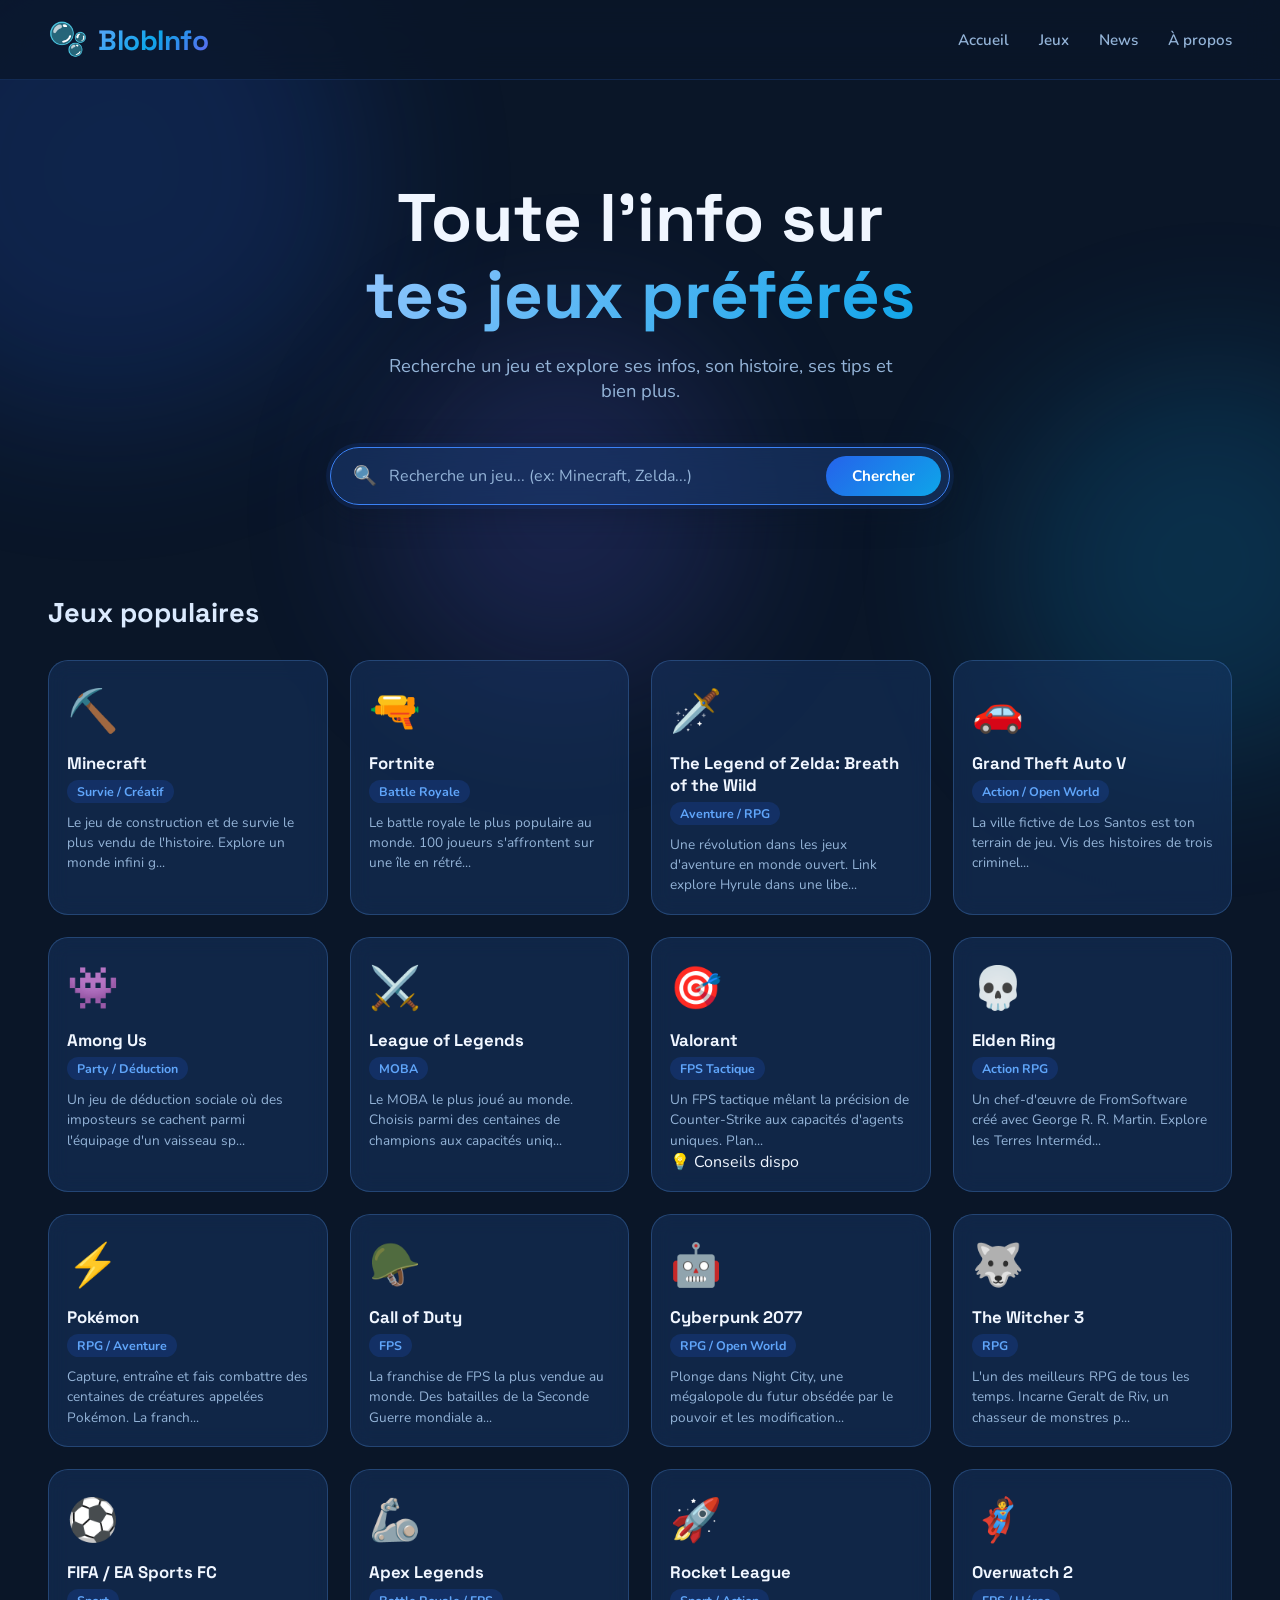
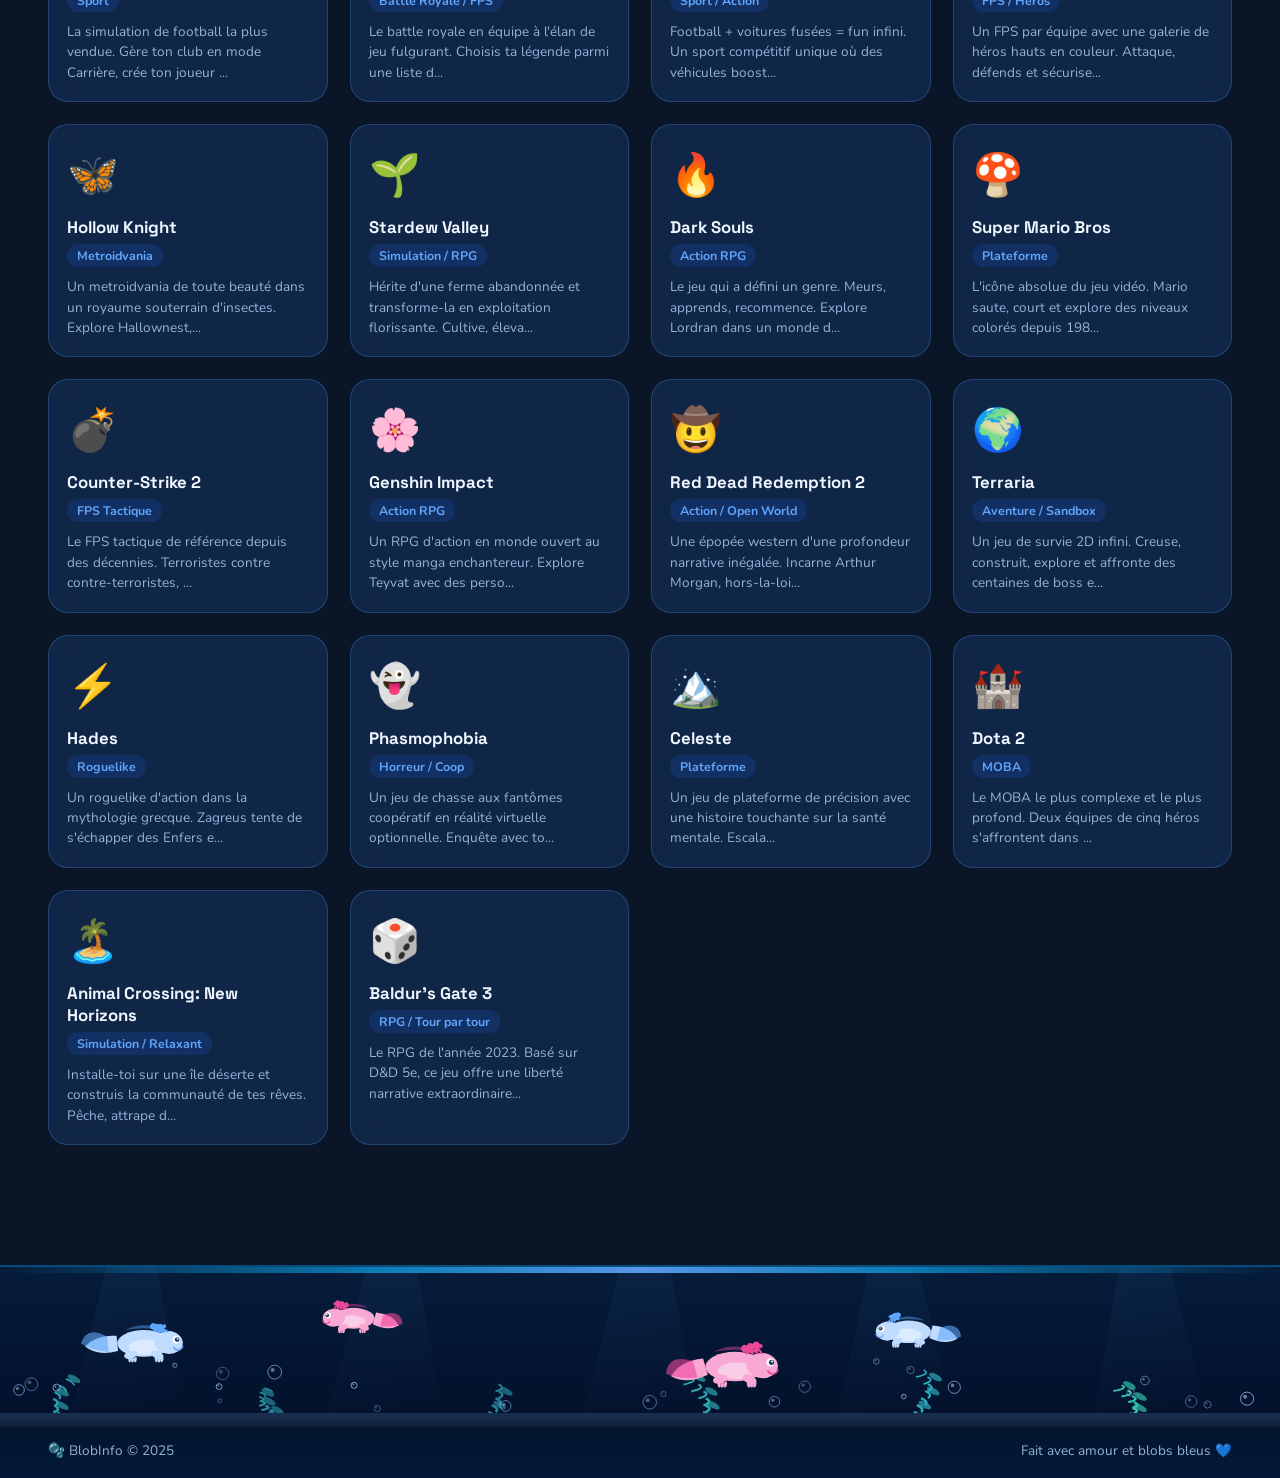
<file: index.html>
<!DOCTYPE html>
<html lang="fr">
<head>
  <meta charset="UTF-8" />
  <meta name="viewport" content="width=device-width, initial-scale=1.0" />
  <title>BlobInfo – L'info sur les jeux vidéo</title>
  <link rel="stylesheet" href="style.css" />
</head>
<body>

  <!-- BLOBS décoratifs -->
  <div class="blob blob-1"></div>
  <div class="blob blob-2"></div>
  <div class="blob blob-3"></div>

  <!-- HEADER -->
  <header>
    <div class="logo">
      <span class="logo-blob">🫧</span>
      <span class="logo-text">BlobInfo</span>
    </div>
    <nav>
      <a href="#">Accueil</a>
      <a href="#">Jeux</a>
      <a href="#">News</a>
      <a href="#">À propos</a>
    </nav>
  </header>

  <!-- HERO -->
  <section class="hero">
    <h1>Toute l'info sur<br><span class="gradient-text">tes jeux préférés</span></h1>
    <p class="hero-sub">Recherche un jeu et explore ses infos, son histoire, ses tips et bien plus.</p>

    <!-- BARRE DE RECHERCHE -->
    <div class="search-wrapper">
      <div class="search-bar">
        <span class="search-icon">🔍</span>
        <input
          type="text"
          id="searchInput"
          placeholder="Recherche un jeu... (ex: Minecraft, Zelda...)"
          autocomplete="off"
        />
        <button onclick="doSearch()">Chercher</button>
      </div>
      <div class="suggestions" id="suggestions"></div>
    </div>
  </section>

  <!-- JEUX POPULAIRES -->
  <section class="popular">
    <h2>Jeux populaires</h2>
    <div class="game-grid" id="gameGrid">
      <!-- injecté par JS -->
    </div>
  </section>

  <!-- MODAL JEU -->
  <div class="modal-overlay" id="modalOverlay" onclick="closeModal()">
    <div class="modal" onclick="event.stopPropagation()">
      <button class="modal-close" onclick="closeModal()">✕</button>
      <div id="modalContent"></div>
    </div>
  </div>

  <!-- AQUARIUM AXOLOTL -->
  <footer>
    <div class="aquarium">
      <div class="water-top"></div>
      <canvas id="aquariumCanvas" width="1200" height="160"></canvas>
      <div class="footer-text">
        <span>🫧 BlobInfo © 2025</span>
        <span>Fait avec amour et blobs bleus 💙</span>
      </div>
    </div>
  </footer>

  <script src="games.js"></script>
  <script src="aquarium.js"></script>
  <script src="main.js"></script>
</body>
</html>
</file>
<file: style.css>
/* ============================
   BLOBINFO — style.css
   Thème : Blob Bleu Doux
   ============================ */

@import url('https://fonts.googleapis.com/css2?family=Nunito:wght@400;600;700;900&family=Space+Grotesk:wght@400;600;700&display=swap');

:root {
  --blue-deep:    #0a1628;
  --blue-dark:    #0d2147;
  --blue-mid:     #1a3a6e;
  --blue-vivid:   #2563eb;
  --blue-bright:  #3b82f6;
  --blue-light:   #60a5fa;
  --blue-glow:    #93c5fd;
  --blue-pale:    #dbeafe;
  --blob-teal:    #0ea5e9;
  --blob-purple:  #6366f1;
  --text-white:   #f0f6ff;
  --text-muted:   #94b4d8;
  --card-bg:      rgba(26, 58, 110, 0.45);
  --card-border:  rgba(96, 165, 250, 0.25);
  --radius-blob:  60% 40% 55% 45% / 50% 60% 40% 50%;
  --font-display: 'Space Grotesk', sans-serif;
  --font-body:    'Nunito', sans-serif;
}

*, *::before, *::after { box-sizing: border-box; margin: 0; padding: 0; }

html { scroll-behavior: smooth; }

body {
  background: var(--blue-deep);
  color: var(--text-white);
  font-family: var(--font-body);
  overflow-x: hidden;
  min-height: 100vh;
}

/* ── BLOBS DÉCORATIFS ── */
.blob {
  position: fixed;
  border-radius: var(--radius-blob);
  filter: blur(80px);
  opacity: 0.18;
  pointer-events: none;
  z-index: 0;
  animation: blobFloat 12s ease-in-out infinite alternate;
}
.blob-1 {
  width: 520px; height: 520px;
  background: var(--blue-vivid);
  top: -100px; left: -150px;
  animation-duration: 14s;
}
.blob-2 {
  width: 400px; height: 400px;
  background: var(--blob-teal);
  top: 40%; right: -120px;
  animation-duration: 10s;
  animation-delay: -4s;
}
.blob-3 {
  width: 350px; height: 350px;
  background: var(--blob-purple);
  bottom: 220px; left: 30%;
  animation-duration: 16s;
  animation-delay: -8s;
}
@keyframes blobFloat {
  0%   { transform: translate(0, 0) scale(1)    rotate(0deg);   }
  50%  { transform: translate(30px, -40px) scale(1.08) rotate(5deg);  }
  100% { transform: translate(-20px, 30px) scale(0.95) rotate(-4deg); }
}

/* ── HEADER ── */
header {
  position: sticky; top: 0; z-index: 100;
  display: flex; align-items: center; justify-content: space-between;
  padding: 18px 48px;
  background: rgba(10, 22, 40, 0.75);
  backdrop-filter: blur(16px);
  border-bottom: 1px solid rgba(59, 130, 246, 0.18);
}

.logo {
  display: flex; align-items: center; gap: 10px;
  text-decoration: none;
}
.logo-blob {
  font-size: 2rem;
  animation: blobPop 3s ease-in-out infinite;
}
@keyframes blobPop {
  0%, 100% { transform: scale(1);    }
  50%       { transform: scale(1.18); }
}
.logo-text {
  font-family: var(--font-display);
  font-size: 1.75rem;
  font-weight: 700;
  background: linear-gradient(135deg, var(--blue-light), var(--blob-teal), var(--blob-purple));
  -webkit-background-clip: text;
  -webkit-text-fill-color: transparent;
  background-clip: text;
  letter-spacing: -0.5px;
}

nav { display: flex; gap: 30px; }
nav a {
  color: var(--text-muted);
  text-decoration: none;
  font-weight: 600;
  font-size: 0.95rem;
  transition: color 0.2s;
  position: relative;
}
nav a::after {
  content: '';
  position: absolute; bottom: -4px; left: 0;
  width: 0; height: 2px;
  background: var(--blue-bright);
  border-radius: 2px;
  transition: width 0.25s;
}
nav a:hover { color: var(--text-white); }
nav a:hover::after { width: 100%; }

/* ── HERO ── */
.hero {
  position: relative; z-index: 1;
  text-align: center;
  padding: 100px 24px 70px;
}
.hero h1 {
  font-family: var(--font-display);
  font-size: clamp(2.4rem, 6vw, 4.2rem);
  font-weight: 700;
  line-height: 1.15;
  margin-bottom: 18px;
}
.gradient-text {
  background: linear-gradient(135deg, var(--blue-glow), var(--blob-teal));
  -webkit-background-clip: text;
  -webkit-text-fill-color: transparent;
  background-clip: text;
}
.hero-sub {
  color: var(--text-muted);
  font-size: 1.15rem;
  max-width: 520px;
  margin: 0 auto 44px;
}

/* ── BARRE DE RECHERCHE ── */
.search-wrapper {
  position: relative;
  max-width: 620px;
  margin: 0 auto;
}
.search-bar {
  display: flex; align-items: center;
  background: rgba(26, 58, 110, 0.6);
  border: 1.5px solid var(--blue-bright);
  border-radius: 999px;
  padding: 8px 8px 8px 22px;
  gap: 12px;
  backdrop-filter: blur(12px);
  box-shadow: 0 0 0 4px rgba(37, 99, 235, 0.12), 0 8px 32px rgba(10, 22, 40, 0.4);
  transition: box-shadow 0.2s, border-color 0.2s;
}
.search-bar:focus-within {
  border-color: var(--blob-teal);
  box-shadow: 0 0 0 5px rgba(14, 165, 233, 0.18), 0 8px 32px rgba(10, 22, 40, 0.5);
}
.search-icon { font-size: 1.2rem; flex-shrink: 0; }
.search-bar input {
  flex: 1;
  background: none; border: none; outline: none;
  color: var(--text-white);
  font-family: var(--font-body);
  font-size: 1rem;
  font-weight: 600;
}
.search-bar input::placeholder { color: var(--text-muted); font-weight: 400; }
.search-bar button {
  background: linear-gradient(135deg, var(--blue-vivid), var(--blob-teal));
  border: none; border-radius: 999px;
  color: #fff;
  font-family: var(--font-body);
  font-size: 0.95rem; font-weight: 700;
  padding: 10px 26px;
  cursor: pointer;
  transition: opacity 0.2s, transform 0.15s;
  flex-shrink: 0;
}
.search-bar button:hover { opacity: 0.9; transform: scale(1.03); }

/* Suggestions dropdown */
.suggestions {
  position: absolute; top: calc(100% + 10px); left: 0; right: 0;
  background: var(--blue-dark);
  border: 1.5px solid var(--card-border);
  border-radius: 18px;
  overflow: hidden;
  z-index: 200;
  display: none;
  box-shadow: 0 16px 40px rgba(0,0,0,0.5);
}
.suggestions.open { display: block; }
.suggestion-item {
  display: flex; align-items: center; gap: 12px;
  padding: 12px 20px;
  cursor: pointer;
  transition: background 0.15s;
  font-weight: 600;
}
.suggestion-item:hover { background: rgba(37, 99, 235, 0.2); }
.suggestion-item .s-icon { font-size: 1.4rem; }
.suggestion-item .s-name { color: var(--text-white); }
.suggestion-item .s-genre {
  margin-left: auto;
  font-size: 0.78rem; font-weight: 600;
  color: var(--blue-glow);
  background: rgba(59, 130, 246, 0.15);
  padding: 2px 10px; border-radius: 999px;
}

/* ── SECTION JEUX POPULAIRES ── */
.popular {
  position: relative; z-index: 1;
  padding: 20px 48px 80px;
  max-width: 1280px;
  margin: 0 auto;
}
.popular h2 {
  font-family: var(--font-display);
  font-size: 1.7rem; font-weight: 700;
  margin-bottom: 30px;
  color: var(--blue-pale);
}

.game-grid {
  display: grid;
  grid-template-columns: repeat(auto-fill, minmax(220px, 1fr));
  gap: 22px;
}

.game-card {
  background: var(--card-bg);
  border: 1px solid var(--card-border);
  border-radius: 20px;
  padding: 22px 18px 18px;
  cursor: pointer;
  transition: transform 0.22s, box-shadow 0.22s, border-color 0.22s;
  backdrop-filter: blur(10px);
  position: relative;
  overflow: hidden;
}
.game-card::before {
  content: '';
  position: absolute; top: 0; left: 0; right: 0; height: 3px;
  background: linear-gradient(90deg, var(--blue-vivid), var(--blob-teal));
  opacity: 0;
  transition: opacity 0.25s;
}
.game-card:hover {
  transform: translateY(-6px);
  box-shadow: 0 16px 40px rgba(37, 99, 235, 0.25);
  border-color: var(--blue-bright);
}
.game-card:hover::before { opacity: 1; }

.card-icon { font-size: 2.6rem; margin-bottom: 12px; display: block; }
.card-title {
  font-family: var(--font-display);
  font-size: 1.05rem; font-weight: 700;
  color: var(--text-white);
  margin-bottom: 6px;
}
.card-genre {
  font-size: 0.78rem; font-weight: 700;
  color: var(--blue-light);
  background: rgba(37, 99, 235, 0.18);
  display: inline-block;
  padding: 3px 10px; border-radius: 999px;
  margin-bottom: 10px;
}
.card-desc {
  font-size: 0.85rem;
  color: var(--text-muted);
  line-height: 1.5;
}

/* ── MODAL ── */
.modal-overlay {
  position: fixed; inset: 0; z-index: 500;
  background: rgba(5, 15, 30, 0.75);
  backdrop-filter: blur(8px);
  display: none; align-items: center; justify-content: center;
  padding: 20px;
}
.modal-overlay.open { display: flex; }
.modal {
  background: var(--blue-dark);
  border: 1.5px solid var(--card-border);
  border-radius: 24px;
  max-width: 560px; width: 100%;
  padding: 40px 36px;
  position: relative;
  box-shadow: 0 24px 64px rgba(0,0,0,0.6);
  animation: modalIn 0.25s ease;
}
@keyframes modalIn {
  from { opacity: 0; transform: scale(0.92) translateY(20px); }
  to   { opacity: 1; transform: scale(1)    translateY(0); }
}
.modal-close {
  position: absolute; top: 18px; right: 18px;
  background: rgba(37, 99, 235, 0.15);
  border: none; border-radius: 50%;
  width: 36px; height: 36px;
  color: var(--blue-light);
  font-size: 1rem; cursor: pointer;
  display: flex; align-items: center; justify-content: center;
  transition: background 0.2s;
}
.modal-close:hover { background: rgba(37, 99, 235, 0.35); }
.modal-icon { font-size: 4rem; display: block; margin-bottom: 14px; }
.modal-title {
  font-family: var(--font-display);
  font-size: 2rem; font-weight: 700;
  margin-bottom: 8px;
}
.modal-genre {
  font-size: 0.82rem; font-weight: 700;
  color: var(--blob-teal);
  background: rgba(14, 165, 233, 0.15);
  display: inline-block;
  padding: 3px 12px; border-radius: 999px;
  margin-bottom: 18px;
}
.modal-desc {
  color: var(--text-muted);
  line-height: 1.7; font-size: 0.98rem;
  margin-bottom: 20px;
}
.modal-tags { display: flex; flex-wrap: wrap; gap: 8px; }
.modal-tag {
  font-size: 0.78rem; font-weight: 700;
  padding: 4px 12px; border-radius: 999px;
  background: rgba(96, 165, 250, 0.12);
  color: var(--blue-glow);
  border: 1px solid rgba(96, 165, 250, 0.2);
}

/* ── FOOTER / AQUARIUM ── */
footer {
  position: relative; z-index: 1;
  margin-top: 40px;
}
.aquarium {
  position: relative;
  background: linear-gradient(180deg, #020c1b 0%, #041530 40%, #05244f 100%);
  border-top: 2px solid rgba(14, 165, 233, 0.3);
  overflow: hidden;
}
.water-top {
  position: absolute; top: 0; left: 0; right: 0;
  height: 6px;
  background: linear-gradient(90deg,
    transparent 0%, rgba(14,165,233,0.7) 30%,
    rgba(96,165,250,0.9) 50%, rgba(14,165,233,0.7) 70%, transparent 100%);
  animation: waterShimmer 3s ease-in-out infinite alternate;
}
@keyframes waterShimmer {
  from { opacity: 0.5; transform: scaleX(0.98); }
  to   { opacity: 1;   transform: scaleX(1.02); }
}
#aquariumCanvas {
  display: block;
  width: 100%;
  height: 160px;
}
.footer-text {
  display: flex; justify-content: space-between; align-items: center;
  padding: 14px 48px 18px;
  font-size: 0.85rem;
  color: var(--text-muted);
  background: rgba(0,0,0,0.3);
}

/* ── RESPONSIVE ── */
@media (max-width: 768px) {
  header { padding: 14px 20px; }
  nav { gap: 16px; }
  nav a { font-size: 0.85rem; }
  .hero { padding: 70px 16px 50px; }
  .popular { padding: 20px 16px 60px; }
  .footer-text { padding: 14px 16px; flex-direction: column; gap: 4px; text-align: center; }
}
</file>
